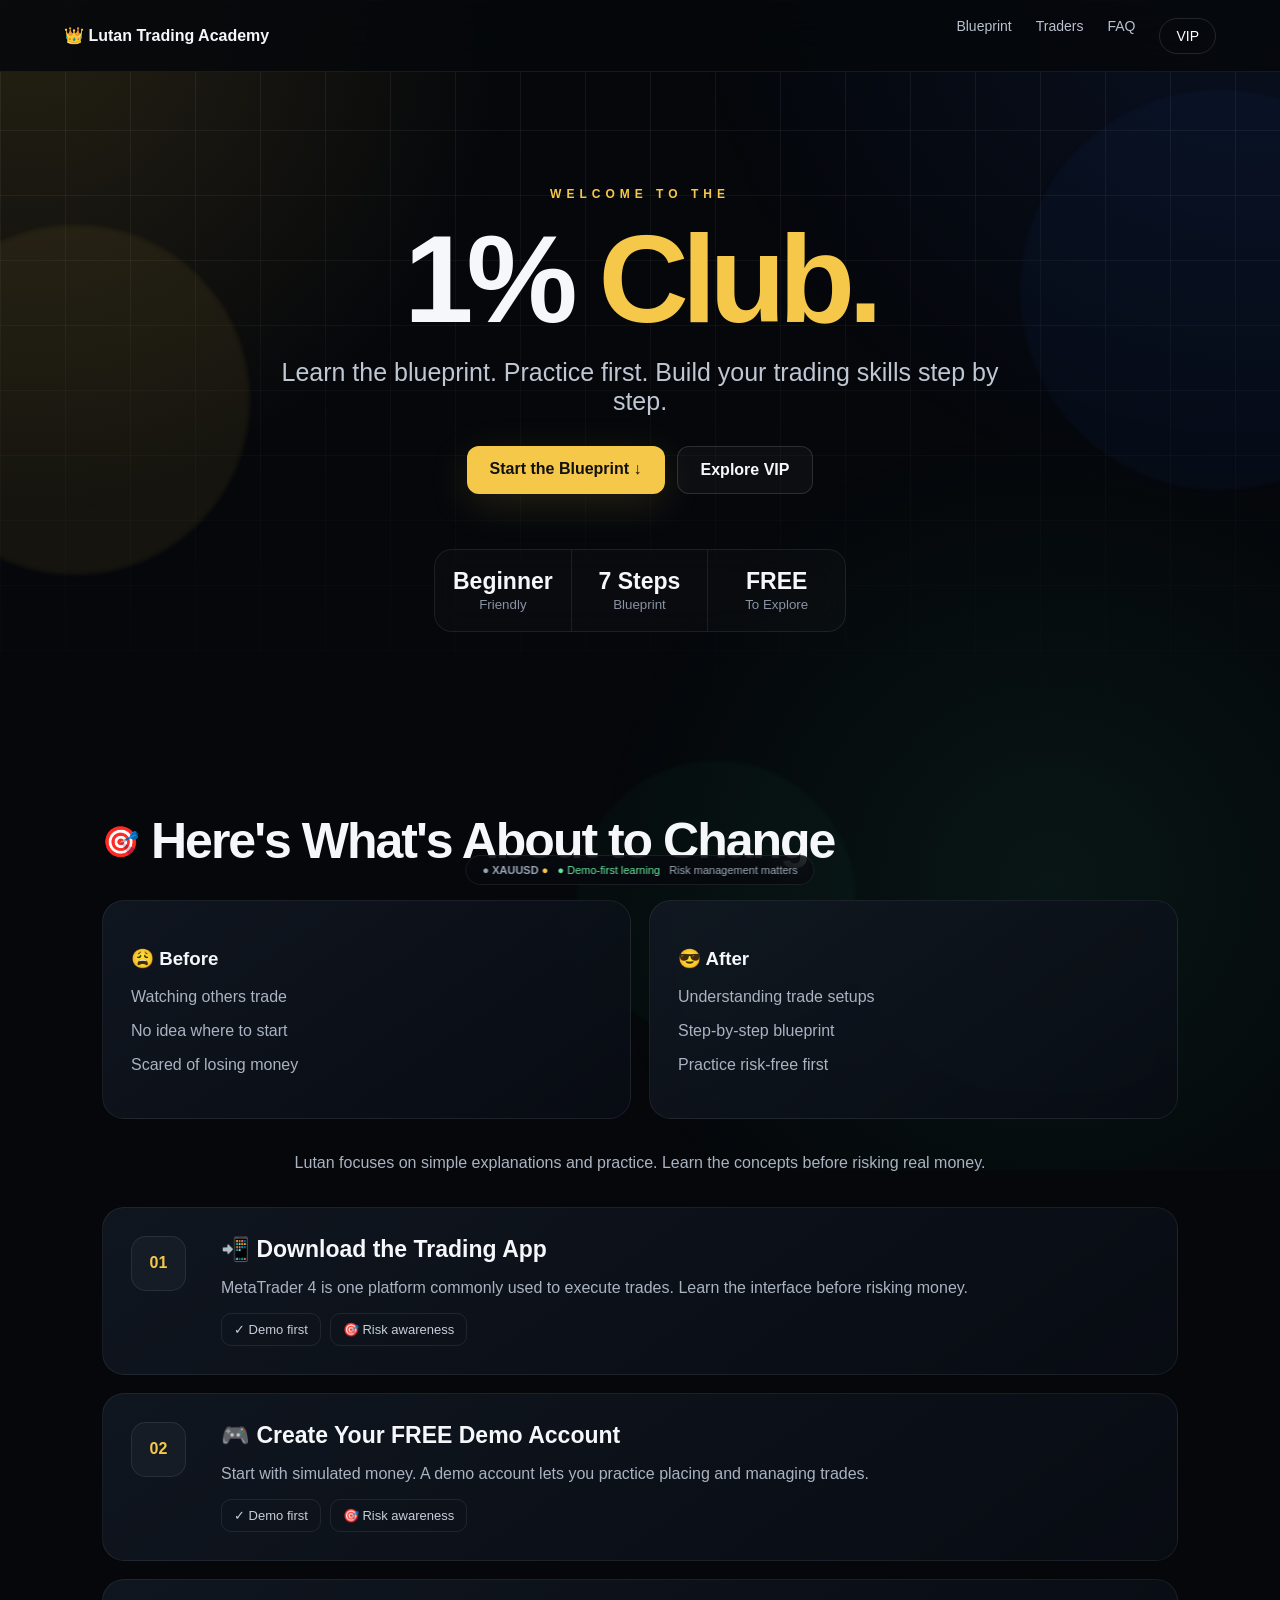
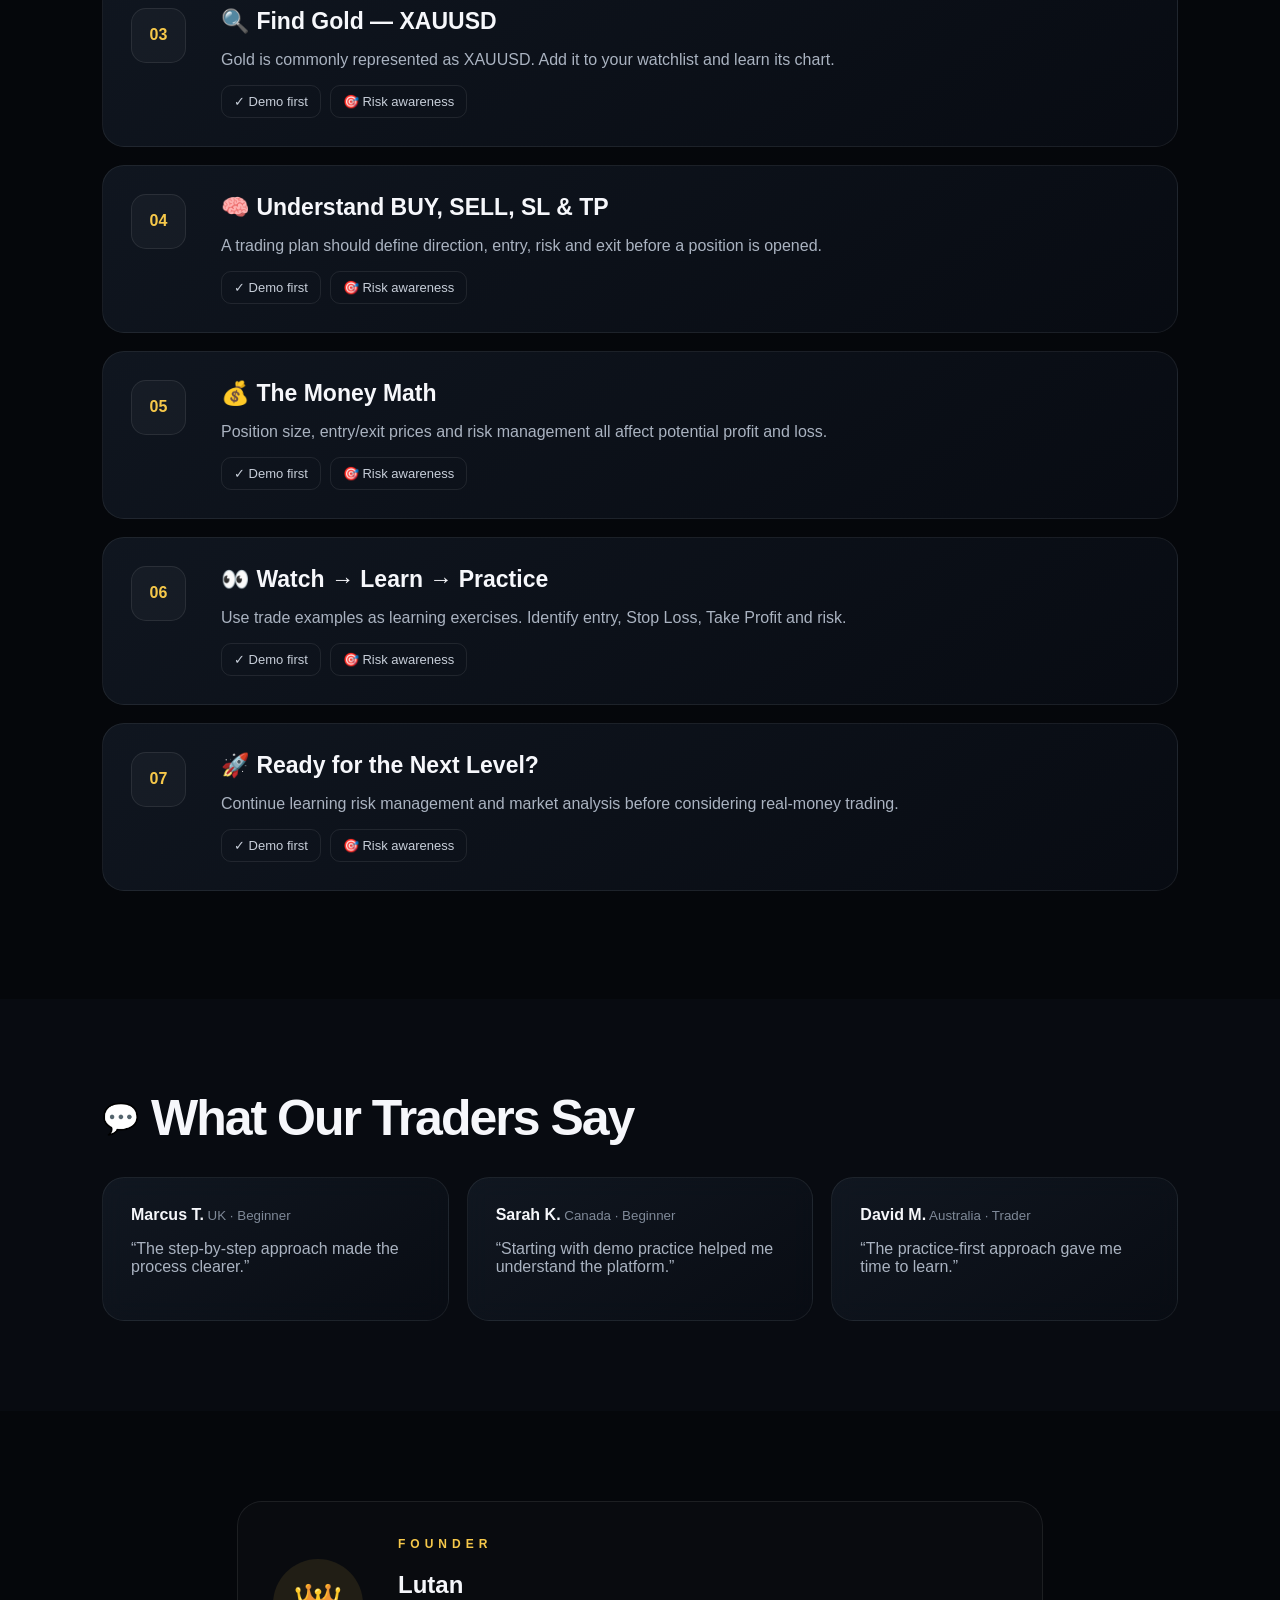
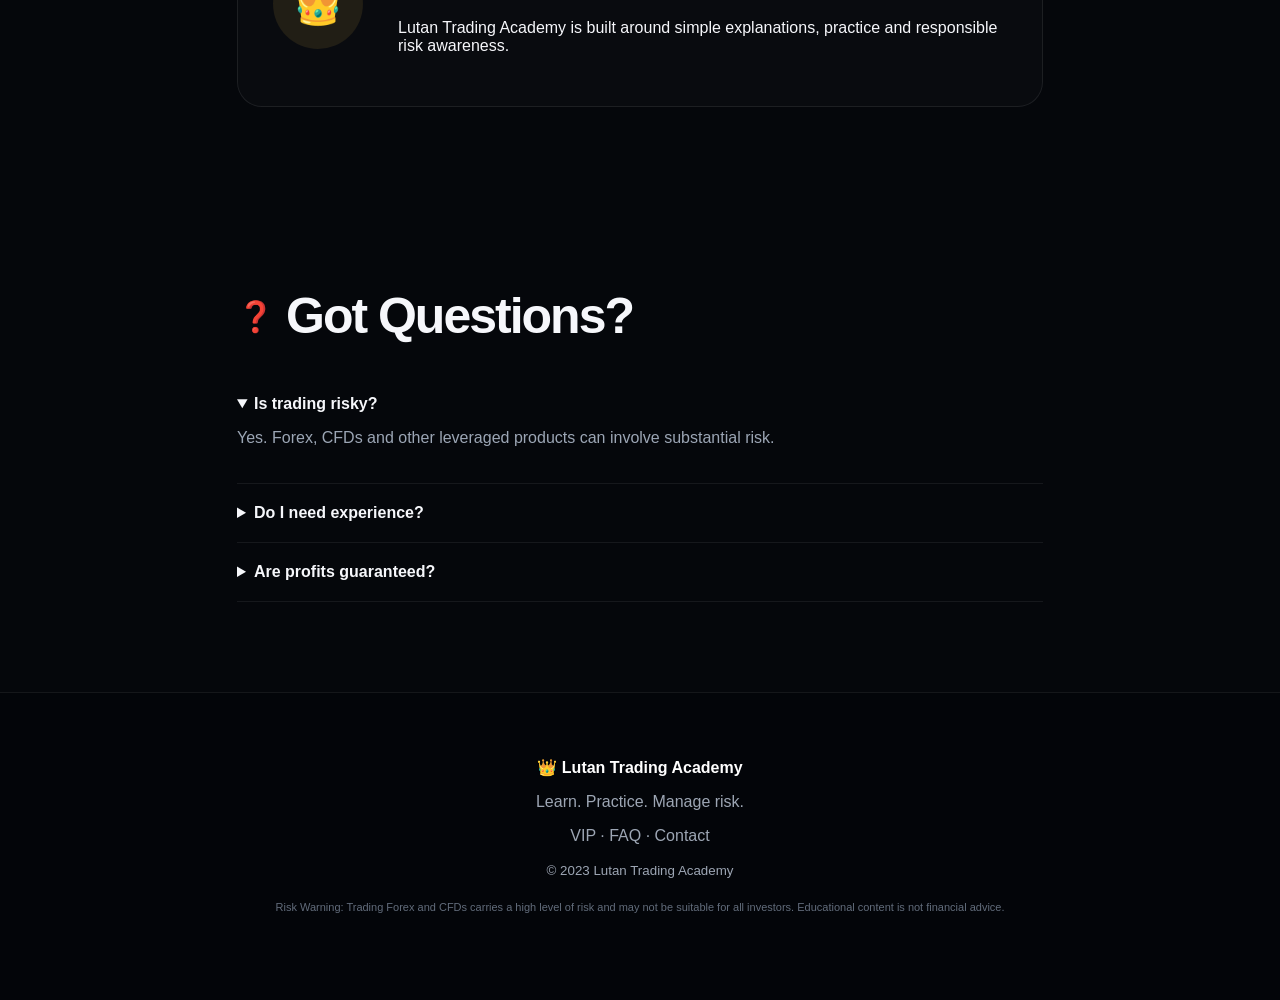
<file: index.html>
<!doctype html><html><head><meta charset='utf-8'><meta name='viewport' content='width=device-width,initial-scale=1'><title>Lutan Trading Academy</title><style>
*{box-sizing:border-box}html{scroll-behavior:smooth}body{margin:0;background:#05070b;color:#f6f7fb;font-family:Inter,Arial,sans-serif;overflow-x:hidden}a{text-decoration:none;color:inherit}
body:before{content:"";position:fixed;inset:-30%;z-index:-3;background:radial-gradient(circle at 20% 20%,#f6c84a22,transparent 25%),radial-gradient(circle at 80% 15%,#3977ff18,transparent 28%),radial-gradient(circle at 70% 80%,#42e59a12,transparent 25%);animation:aurora 15s ease-in-out infinite alternate}
body:after{content:"";position:fixed;inset:0;z-index:-2;pointer-events:none;background-image:linear-gradient(#fff1 1px,transparent 1px),linear-gradient(90deg,#fff1 1px,transparent 1px);background-size:65px 65px;mask-image:linear-gradient(#000,transparent 85%)}
@keyframes aurora{to{transform:translate(3%,2%) scale(1.08)}}@keyframes float{50%{transform:translate(100px,-70px) scale(1.2)}}@keyframes up{from{opacity:0;transform:translateY(25px)}to{opacity:1;transform:none}}
.wall{position:fixed;inset:0;z-index:-1;pointer-events:none}.orb{position:absolute;border-radius:50%;filter:blur(2px);opacity:.35}.o1{width:350px;height:350px;left:-100px;top:25%;background:#f6c84a33;animation:float 13s infinite}.o2{width:400px;height:400px;right:-140px;top:10%;background:#407cff22;animation:float 17s infinite reverse}.o3{width:280px;height:280px;left:45%;bottom:-140px;background:#42e59a18;animation:float 11s infinite}
.nav{height:72px;position:sticky;top:0;z-index:20;display:flex;align-items:center;justify-content:space-between;padding:0 5%;background:#05070bdd;backdrop-filter:blur(18px);border-bottom:1px solid #ffffff12}.brand{font-weight:900}.nav nav{display:flex;gap:24px;color:#b9c1ce;font-size:14px}.nav-btn{padding:9px 16px;border:1px solid #ffffff20;border-radius:999px;color:#fff}
.hero{text-align:center;max-width:1050px;margin:auto;padding:115px 22px 90px;min-height:650px;display:flex;flex-direction:column;justify-content:center}.eyebrow{font-size:12px;letter-spacing:5px;color:#f6c84a;font-weight:900}.hero h1{font-size:clamp(60px,11vw,125px);line-height:.9;margin:22px 0;letter-spacing:-7px;animation:up .7s}.hero h1 span{color:#f6c84a}.lead{font-size:clamp(18px,3vw,25px);color:#bfc7d3;max-width:720px;margin:0 auto 30px;animation:up .8s}.actions{display:flex;justify-content:center;gap:12px;flex-wrap:wrap}.btn{padding:14px 23px;border-radius:12px;font-weight:900;display:inline-block;transition:.25s}.btn:hover{transform:translateY(-3px)}.primary{background:#f6c84a;color:#111;box-shadow:0 10px 40px #f6c84a22}.ghost{border:1px solid #ffffff22;background:#ffffff08}.stats{display:grid;grid-template-columns:repeat(3,1fr);max-width:700px;margin:55px auto 0;border:1px solid #ffffff14;border-radius:18px;overflow:hidden;background:#ffffff05;backdrop-filter:blur(14px)}.stats div{padding:18px;border-right:1px solid #ffffff14}.stats div:last-child{border:0}.stats b{display:block;font-size:23px}.stats small{color:#8993a3}
.section{max-width:1120px;margin:auto;padding:90px 22px}.dark{max-width:none;background:#080b11;padding-left:calc((100% - 1076px)/2);padding-right:calc((100% - 1076px)/2)}.title{display:flex;gap:12px;align-items:center;margin-bottom:30px}.title h2{font-size:clamp(30px,5vw,50px);letter-spacing:-2px;margin:0}.title span{font-size:30px}.cards{display:grid;grid-template-columns:1fr 1fr;gap:18px}.card,.step,.quote,.price{border:1px solid #ffffff12;border-radius:22px;background:linear-gradient(145deg,#121923dd,#090d14dd);backdrop-filter:blur(12px);padding:28px;transition:.3s;position:relative;overflow:hidden}.card:hover,.quote:hover,.price:hover{transform:translateY(-7px);border-color:#f6c84a33;box-shadow:0 20px 60px #0008}.card p,.step p,.quote p,.price li{color:#aab3c1}.intro{text-align:center;color:#aab3c1;max-width:760px;margin:35px auto}.step{display:grid;grid-template-columns:65px 1fr;gap:25px;margin:18px 0}.num{width:55px;height:55px;border-radius:15px;display:grid;place-items:center;color:#f6c84a;background:#ffffff08;border:1px solid #ffffff16;font-weight:900}.step h3{margin:0;font-size:23px}.pills{display:flex;gap:9px;flex-wrap:wrap}.pill{border:1px solid #ffffff15;border-radius:10px;padding:8px 12px;color:#c7ced9;font-size:13px}.grid3{display:grid;grid-template-columns:repeat(3,1fr);gap:12px}.grid3 div{border:1px solid #ffffff12;border-radius:14px;padding:17px;background:#ffffff04}.grid3 small{display:block;color:#909aaa}.signal{padding:20px;border:1px solid #42e59a38;border-radius:16px;background:#07140e;display:grid;gap:7px}.signal b{color:#f6c84a}.signal strong{font-size:20px}.quotes{display:grid;grid-template-columns:repeat(3,1fr);gap:18px}.quote small{color:#7f8998}.founder{max-width:850px}.founderbox{display:grid;grid-template-columns:100px 1fr;gap:25px;align-items:center;border:1px solid #ffffff14;border-radius:25px;padding:35px;background:#ffffff05}.avatar{width:90px;height:90px;border-radius:50%;display:grid;place-items:center;font-size:40px;background:#f6c84a18}.faq{max-width:850px}.faq details{padding:20px 0;border-bottom:1px solid #ffffff12}.faq summary{font-weight:900;cursor:pointer}.faq p{color:#9ca6b5}footer{text-align:center;padding:65px 22px;border-top:1px solid #ffffff12;color:#9da6b4;background:#030509}footer b{color:#fff}.risk{font-size:11px;max-width:850px;margin:22px auto;color:#626c7b}.ticker{position:fixed;bottom:15px;left:50%;transform:translateX(-50%);z-index:15;background:#05080dcc;border:1px solid #ffffff15;border-radius:999px;padding:8px 16px;backdrop-filter:blur(14px);font-size:11px;color:#9da6b5;white-space:nowrap}.green{color:#69e6a1}.gold{color:#f6c84a}
.prices{display:grid;grid-template-columns:repeat(3,1fr);gap:18px}.price strong{font-size:48px;display:block;color:#fff}.price ul{min-height:145px}.featured{border-color:#f6c84a55}.tag{color:#f6c84a;font-size:11px;font-weight:900;letter-spacing:2px}
@media(max-width:800px){.nav nav a:not(.nav-btn){display:none}.nav{padding:0 20px}.hero{min-height:600px;padding-top:75px}.hero h1{letter-spacing:-4px}.stats,.cards,.quotes,.prices,.grid3{grid-template-columns:1fr}.stats div{border-right:0;border-bottom:1px solid #ffffff14}.step{grid-template-columns:1fr}.founderbox{grid-template-columns:1fr;text-align:center}.avatar{margin:auto}.dark{padding-left:22px;padding-right:22px}.ticker{font-size:9px;max-width:calc(100vw - 18px);overflow:hidden}}
</style></head><body>
<div class="wall"><i class="orb o1"></i><i class="orb o2"></i><i class="orb o3"></i></div>
<header class="nav"><a class="brand" href="index.html">👑 Lutan Trading Academy</a><nav><a href="#blueprint">Blueprint</a><a href="#stories">Traders</a><a href="#faq">FAQ</a><a class="nav-btn" href="vip.html">VIP</a></nav></header>
<section class="hero"><div class="eyebrow">WELCOME TO THE</div><h1>1% <span>Club.</span></h1><p class="lead">Learn the blueprint. Practice first. Build your trading skills step by step.</p><div class="actions"><a class="btn primary" href="#blueprint">Start the Blueprint ↓</a><a class="btn ghost" href="vip.html">Explore VIP</a></div><div class="stats"><div><b>Beginner</b><small>Friendly</small></div><div><b>7 Steps</b><small>Blueprint</small></div><div><b>FREE</b><small>To Explore</small></div></div></section>
<section id="blueprint" class="section"><div class="title"><span>🎯</span><h2>Here's What's About to Change</h2></div><div class="cards"><div class="card"><h3>😩 Before</h3><p>Watching others trade</p><p>No idea where to start</p><p>Scared of losing money</p></div><div class="card"><h3>😎 After</h3><p>Understanding trade setups</p><p>Step-by-step blueprint</p><p>Practice risk-free first</p></div></div><p class="intro">Lutan focuses on simple explanations and practice. Learn the concepts before risking real money.</p>
<article class="step"><div class="num">01</div><div><h3>📲 Download the Trading App</h3><p>MetaTrader 4 is one platform commonly used to execute trades. Learn the interface before risking money.</p><div class="pills"><span class="pill">✓ Demo first</span><span class="pill">🎯 Risk awareness</span></div></div></article><article class="step"><div class="num">02</div><div><h3>🎮 Create Your FREE Demo Account</h3><p>Start with simulated money. A demo account lets you practice placing and managing trades.</p><div class="pills"><span class="pill">✓ Demo first</span><span class="pill">🎯 Risk awareness</span></div></div></article><article class="step"><div class="num">03</div><div><h3>🔍 Find Gold — XAUUSD</h3><p>Gold is commonly represented as XAUUSD. Add it to your watchlist and learn its chart.</p><div class="pills"><span class="pill">✓ Demo first</span><span class="pill">🎯 Risk awareness</span></div></div></article><article class="step"><div class="num">04</div><div><h3>🧠 Understand BUY, SELL, SL & TP</h3><p>A trading plan should define direction, entry, risk and exit before a position is opened.</p><div class="pills"><span class="pill">✓ Demo first</span><span class="pill">🎯 Risk awareness</span></div></div></article><article class="step"><div class="num">05</div><div><h3>💰 The Money Math</h3><p>Position size, entry/exit prices and risk management all affect potential profit and loss.</p><div class="pills"><span class="pill">✓ Demo first</span><span class="pill">🎯 Risk awareness</span></div></div></article><article class="step"><div class="num">06</div><div><h3>👀 Watch → Learn → Practice</h3><p>Use trade examples as learning exercises. Identify entry, Stop Loss, Take Profit and risk.</p><div class="pills"><span class="pill">✓ Demo first</span><span class="pill">🎯 Risk awareness</span></div></div></article><article class="step"><div class="num">07</div><div><h3>🚀 Ready for the Next Level?</h3><p>Continue learning risk management and market analysis before considering real-money trading.</p><div class="pills"><span class="pill">✓ Demo first</span><span class="pill">🎯 Risk awareness</span></div></div></article></section>
<section id="stories" class="section dark"><div class="title"><span>💬</span><h2>What Our Traders Say</h2></div><div class="quotes"><div class="quote"><b>Marcus T.</b><small> UK · Beginner</small><p>“The step-by-step approach made the process clearer.”</p></div><div class="quote"><b>Sarah K.</b><small> Canada · Beginner</small><p>“Starting with demo practice helped me understand the platform.”</p></div><div class="quote"><b>David M.</b><small> Australia · Trader</small><p>“The practice-first approach gave me time to learn.”</p></div></div></section>
<section class="section founder"><div class="founderbox"><div class="avatar">👑</div><div><div class="eyebrow">FOUNDER</div><h2>Lutan</h2><p>Lutan Trading Academy is built around simple explanations, practice and responsible risk awareness.</p></div></div></section>
<section id="faq" class="section faq"><div class="title"><span>❓</span><h2>Got Questions?</h2></div><details open><summary>Is trading risky?</summary><p>Yes. Forex, CFDs and other leveraged products can involve substantial risk.</p></details><details><summary>Do I need experience?</summary><p>No. Start with the beginner material and demo practice.</p></details><details><summary>Are profits guaranteed?</summary><p>No. Trading results vary and no signal provider can guarantee profits.</p></details></section>
<footer><b>👑 Lutan Trading Academy</b><p>Learn. Practice. Manage risk.</p><p><a href="vip.html">VIP</a> · <a href="#faq">FAQ</a> · <a href="mailto:contact@lutantrading.com">Contact</a></p><small>© 2023 Lutan Trading Academy</small><div class="risk">Risk Warning: Trading Forex and CFDs carries a high level of risk and may not be suitable for all investors. Educational content is not financial advice.</div></footer>
<div class="ticker">● <b>XAUUSD</b> <span class="gold">●</span> &nbsp; <span class="green">● Demo-first learning</span> &nbsp; Risk management matters</div>
<script>document.querySelectorAll('a[href^="#"]').forEach(a=>a.onclick=e=>{let x=document.querySelector(a.getAttribute("href"));if(x){e.preventDefault();x.scrollIntoView({behavior:"smooth"})}})</script></body></html>
</file>
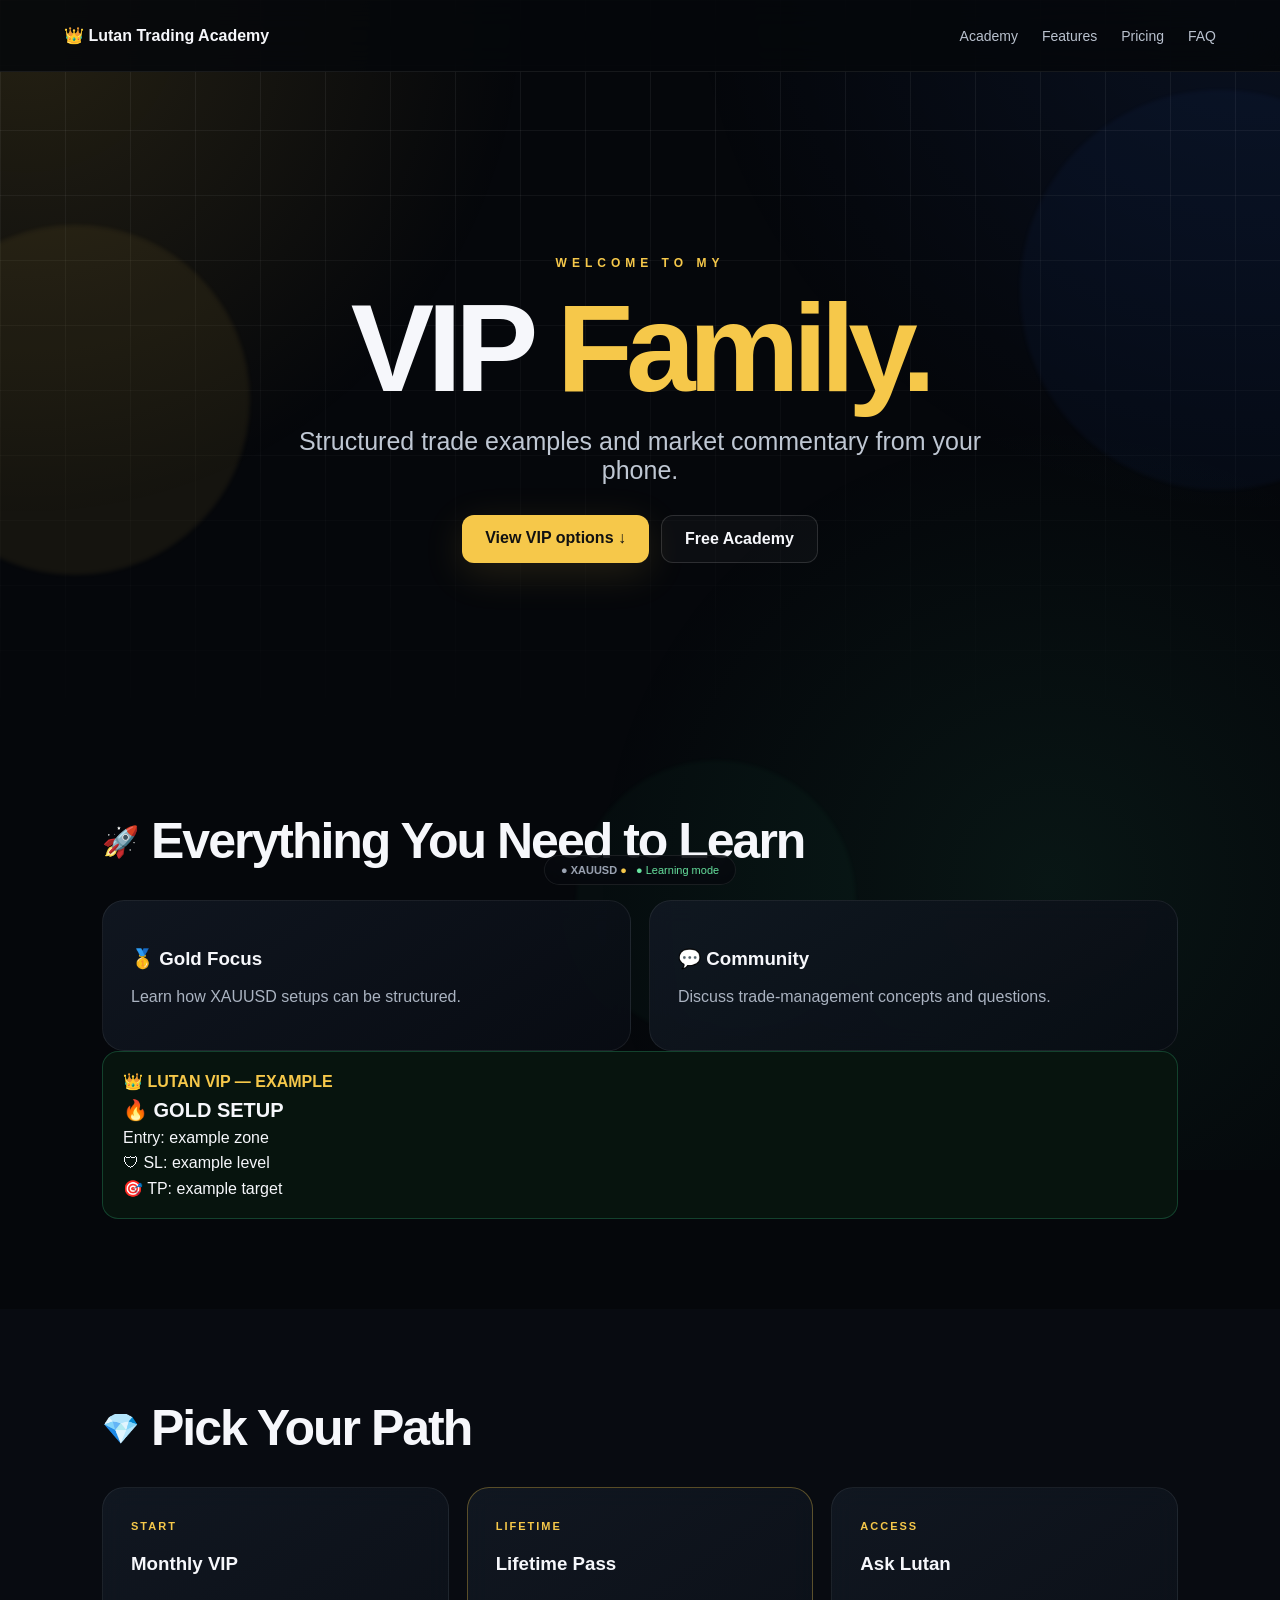
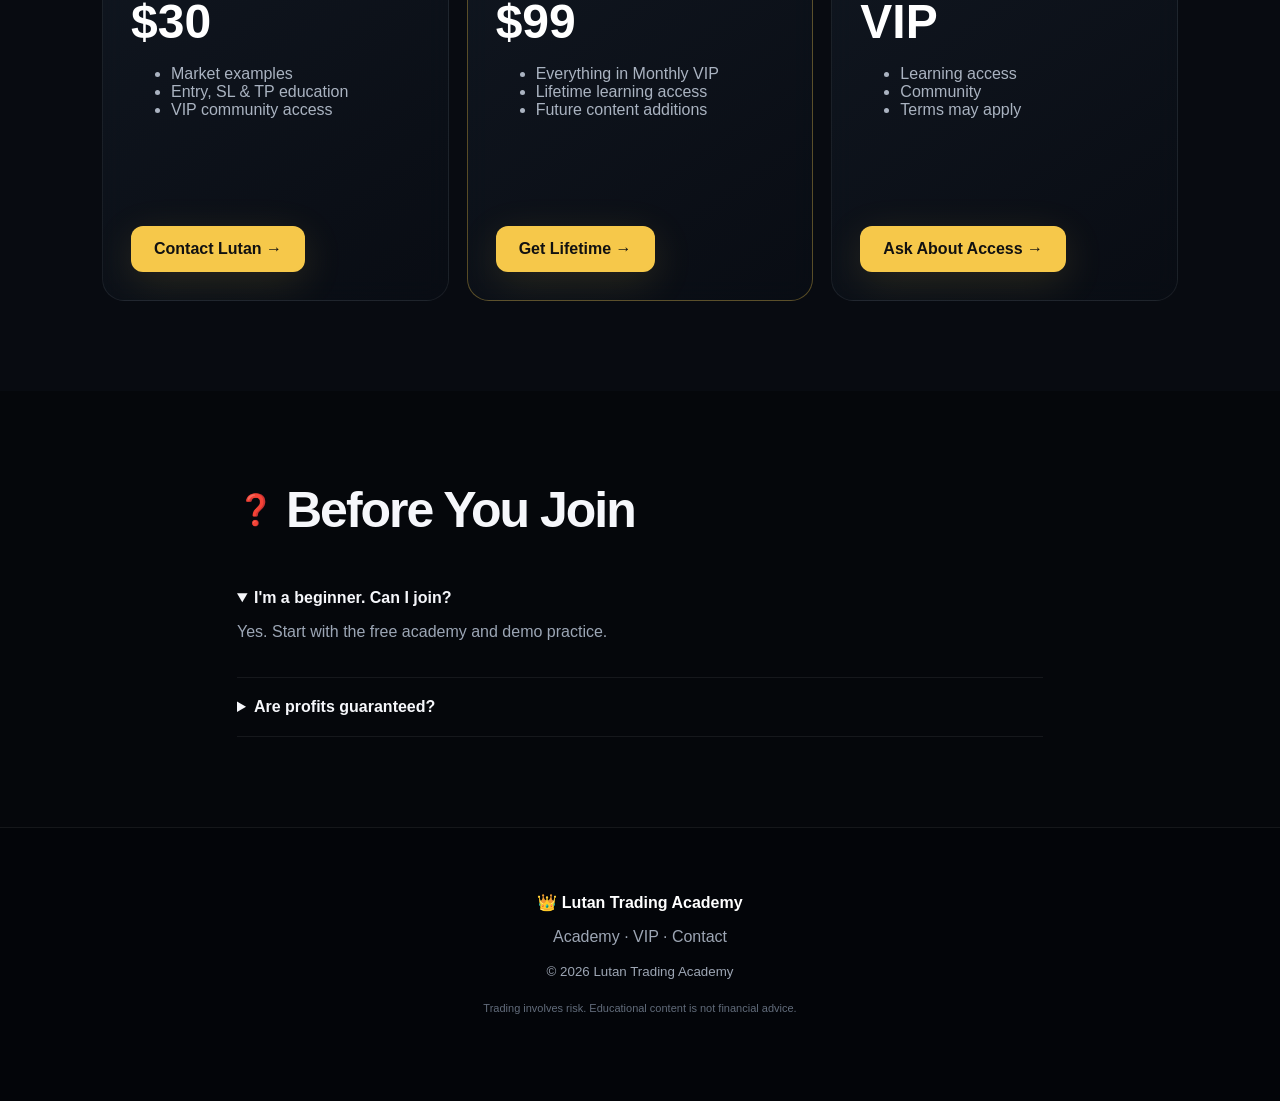
<file: vip.html>
<!doctype html><html><head><meta charset='utf-8'><meta name='viewport' content='width=device-width,initial-scale=1'><title>Lutan Trading Academy</title><style>
*{box-sizing:border-box}html{scroll-behavior:smooth}body{margin:0;background:#05070b;color:#f6f7fb;font-family:Inter,Arial,sans-serif;overflow-x:hidden}a{text-decoration:none;color:inherit}
body:before{content:"";position:fixed;inset:-30%;z-index:-3;background:radial-gradient(circle at 20% 20%,#f6c84a22,transparent 25%),radial-gradient(circle at 80% 15%,#3977ff18,transparent 28%),radial-gradient(circle at 70% 80%,#42e59a12,transparent 25%);animation:aurora 15s ease-in-out infinite alternate}
body:after{content:"";position:fixed;inset:0;z-index:-2;pointer-events:none;background-image:linear-gradient(#fff1 1px,transparent 1px),linear-gradient(90deg,#fff1 1px,transparent 1px);background-size:65px 65px;mask-image:linear-gradient(#000,transparent 85%)}
@keyframes aurora{to{transform:translate(3%,2%) scale(1.08)}}@keyframes float{50%{transform:translate(100px,-70px) scale(1.2)}}@keyframes up{from{opacity:0;transform:translateY(25px)}to{opacity:1;transform:none}}
.wall{position:fixed;inset:0;z-index:-1;pointer-events:none}.orb{position:absolute;border-radius:50%;filter:blur(2px);opacity:.35}.o1{width:350px;height:350px;left:-100px;top:25%;background:#f6c84a33;animation:float 13s infinite}.o2{width:400px;height:400px;right:-140px;top:10%;background:#407cff22;animation:float 17s infinite reverse}.o3{width:280px;height:280px;left:45%;bottom:-140px;background:#42e59a18;animation:float 11s infinite}
.nav{height:72px;position:sticky;top:0;z-index:20;display:flex;align-items:center;justify-content:space-between;padding:0 5%;background:#05070bdd;backdrop-filter:blur(18px);border-bottom:1px solid #ffffff12}.brand{font-weight:900}.nav nav{display:flex;gap:24px;color:#b9c1ce;font-size:14px}.nav-btn{padding:9px 16px;border:1px solid #ffffff20;border-radius:999px;color:#fff}
.hero{text-align:center;max-width:1050px;margin:auto;padding:115px 22px 90px;min-height:650px;display:flex;flex-direction:column;justify-content:center}.eyebrow{font-size:12px;letter-spacing:5px;color:#f6c84a;font-weight:900}.hero h1{font-size:clamp(60px,11vw,125px);line-height:.9;margin:22px 0;letter-spacing:-7px;animation:up .7s}.hero h1 span{color:#f6c84a}.lead{font-size:clamp(18px,3vw,25px);color:#bfc7d3;max-width:720px;margin:0 auto 30px;animation:up .8s}.actions{display:flex;justify-content:center;gap:12px;flex-wrap:wrap}.btn{padding:14px 23px;border-radius:12px;font-weight:900;display:inline-block;transition:.25s}.btn:hover{transform:translateY(-3px)}.primary{background:#f6c84a;color:#111;box-shadow:0 10px 40px #f6c84a22}.ghost{border:1px solid #ffffff22;background:#ffffff08}.stats{display:grid;grid-template-columns:repeat(3,1fr);max-width:700px;margin:55px auto 0;border:1px solid #ffffff14;border-radius:18px;overflow:hidden;background:#ffffff05;backdrop-filter:blur(14px)}.stats div{padding:18px;border-right:1px solid #ffffff14}.stats div:last-child{border:0}.stats b{display:block;font-size:23px}.stats small{color:#8993a3}
.section{max-width:1120px;margin:auto;padding:90px 22px}.dark{max-width:none;background:#080b11;padding-left:calc((100% - 1076px)/2);padding-right:calc((100% - 1076px)/2)}.title{display:flex;gap:12px;align-items:center;margin-bottom:30px}.title h2{font-size:clamp(30px,5vw,50px);letter-spacing:-2px;margin:0}.title span{font-size:30px}.cards{display:grid;grid-template-columns:1fr 1fr;gap:18px}.card,.step,.quote,.price{border:1px solid #ffffff12;border-radius:22px;background:linear-gradient(145deg,#121923dd,#090d14dd);backdrop-filter:blur(12px);padding:28px;transition:.3s;position:relative;overflow:hidden}.card:hover,.quote:hover,.price:hover{transform:translateY(-7px);border-color:#f6c84a33;box-shadow:0 20px 60px #0008}.card p,.step p,.quote p,.price li{color:#aab3c1}.intro{text-align:center;color:#aab3c1;max-width:760px;margin:35px auto}.step{display:grid;grid-template-columns:65px 1fr;gap:25px;margin:18px 0}.num{width:55px;height:55px;border-radius:15px;display:grid;place-items:center;color:#f6c84a;background:#ffffff08;border:1px solid #ffffff16;font-weight:900}.step h3{margin:0;font-size:23px}.pills{display:flex;gap:9px;flex-wrap:wrap}.pill{border:1px solid #ffffff15;border-radius:10px;padding:8px 12px;color:#c7ced9;font-size:13px}.grid3{display:grid;grid-template-columns:repeat(3,1fr);gap:12px}.grid3 div{border:1px solid #ffffff12;border-radius:14px;padding:17px;background:#ffffff04}.grid3 small{display:block;color:#909aaa}.signal{padding:20px;border:1px solid #42e59a38;border-radius:16px;background:#07140e;display:grid;gap:7px}.signal b{color:#f6c84a}.signal strong{font-size:20px}.quotes{display:grid;grid-template-columns:repeat(3,1fr);gap:18px}.quote small{color:#7f8998}.founder{max-width:850px}.founderbox{display:grid;grid-template-columns:100px 1fr;gap:25px;align-items:center;border:1px solid #ffffff14;border-radius:25px;padding:35px;background:#ffffff05}.avatar{width:90px;height:90px;border-radius:50%;display:grid;place-items:center;font-size:40px;background:#f6c84a18}.faq{max-width:850px}.faq details{padding:20px 0;border-bottom:1px solid #ffffff12}.faq summary{font-weight:900;cursor:pointer}.faq p{color:#9ca6b5}footer{text-align:center;padding:65px 22px;border-top:1px solid #ffffff12;color:#9da6b4;background:#030509}footer b{color:#fff}.risk{font-size:11px;max-width:850px;margin:22px auto;color:#626c7b}.ticker{position:fixed;bottom:15px;left:50%;transform:translateX(-50%);z-index:15;background:#05080dcc;border:1px solid #ffffff15;border-radius:999px;padding:8px 16px;backdrop-filter:blur(14px);font-size:11px;color:#9da6b5;white-space:nowrap}.green{color:#69e6a1}.gold{color:#f6c84a}
.prices{display:grid;grid-template-columns:repeat(3,1fr);gap:18px}.price strong{font-size:48px;display:block;color:#fff}.price ul{min-height:145px}.featured{border-color:#f6c84a55}.tag{color:#f6c84a;font-size:11px;font-weight:900;letter-spacing:2px}
@media(max-width:800px){.nav nav a:not(.nav-btn){display:none}.nav{padding:0 20px}.hero{min-height:600px;padding-top:75px}.hero h1{letter-spacing:-4px}.stats,.cards,.quotes,.prices,.grid3{grid-template-columns:1fr}.stats div{border-right:0;border-bottom:1px solid #ffffff14}.step{grid-template-columns:1fr}.founderbox{grid-template-columns:1fr;text-align:center}.avatar{margin:auto}.dark{padding-left:22px;padding-right:22px}.ticker{font-size:9px;max-width:calc(100vw - 18px);overflow:hidden}}
</style></head><body>
<div class="wall"><i class="orb o1"></i><i class="orb o2"></i><i class="orb o3"></i></div>
<header class="nav"><a class="brand" href="index.html">👑 Lutan Trading Academy</a><nav><a href="index.html">Academy</a><a href="#features">Features</a><a href="#pricing">Pricing</a><a href="#faq">FAQ</a></nav></header>
<section class="hero"><div class="eyebrow">WELCOME TO MY</div><h1>VIP <span>Family.</span></h1><p class="lead">Structured trade examples and market commentary from your phone.</p><div class="actions"><a class="btn primary" href="#pricing">View VIP options ↓</a><a class="btn ghost" href="index.html">Free Academy</a></div></section>
<section id="features" class="section"><div class="title"><span>🚀</span><h2>Everything You Need to Learn</h2></div><div class="cards"><div class="card"><h3>🥇 Gold Focus</h3><p>Learn how XAUUSD setups can be structured.</p></div><div class="card"><h3>💬 Community</h3><p>Discuss trade-management concepts and questions.</p></div></div><div class="signal"><b>👑 LUTAN VIP — EXAMPLE</b><strong>🔥 GOLD SETUP</strong><span>Entry: example zone</span><span>🛡 SL: example level</span><span>🎯 TP: example target</span></div></section>
<section id="pricing" class="section dark"><div class="title"><span>💎</span><h2>Pick Your Path</h2></div><div class="prices"><div class="price"><span class="tag">START</span><h3>Monthly VIP</h3><strong>$30</strong><ul><li>Market examples</li><li>Entry, SL & TP education</li><li>VIP community access</li></ul><a class="btn primary" href="mailto:contact@lutantrading.com?subject=Lutan%20VIP">Contact Lutan →</a></div><div class="price featured"><span class="tag">LIFETIME</span><h3>Lifetime Pass</h3><strong>$99</strong><ul><li>Everything in Monthly VIP</li><li>Lifetime learning access</li><li>Future content additions</li></ul><a class="btn primary" href="mailto:contact@lutantrading.com?subject=Lutan%20Lifetime">Get Lifetime →</a></div><div class="price"><span class="tag">ACCESS</span><h3>Ask Lutan</h3><strong>VIP</strong><ul><li>Learning access</li><li>Community</li><li>Terms may apply</li></ul><a class="btn primary" href="mailto:contact@lutantrading.com?subject=Lutan%20VIP">Ask About Access →</a></div></div></section>
<section id="faq" class="section faq"><div class="title"><span>❓</span><h2>Before You Join</h2></div><details open><summary>I'm a beginner. Can I join?</summary><p>Yes. Start with the free academy and demo practice.</p></details><details><summary>Are profits guaranteed?</summary><p>No. Trading results vary and no signal provider can guarantee profits.</p></details></section>
<footer><b>👑 Lutan Trading Academy</b><p><a href="index.html">Academy</a> · <a href="#pricing">VIP</a> · <a href="mailto:contact@lutantrading.com">Contact</a></p><small>© 2026 Lutan Trading Academy</small><div class="risk">Trading involves risk. Educational content is not financial advice.</div></footer><div class="ticker">● <b>XAUUSD</b> <span class="gold">●</span> &nbsp; <span class="green">● Learning mode</span></div></body></html>
</file>
